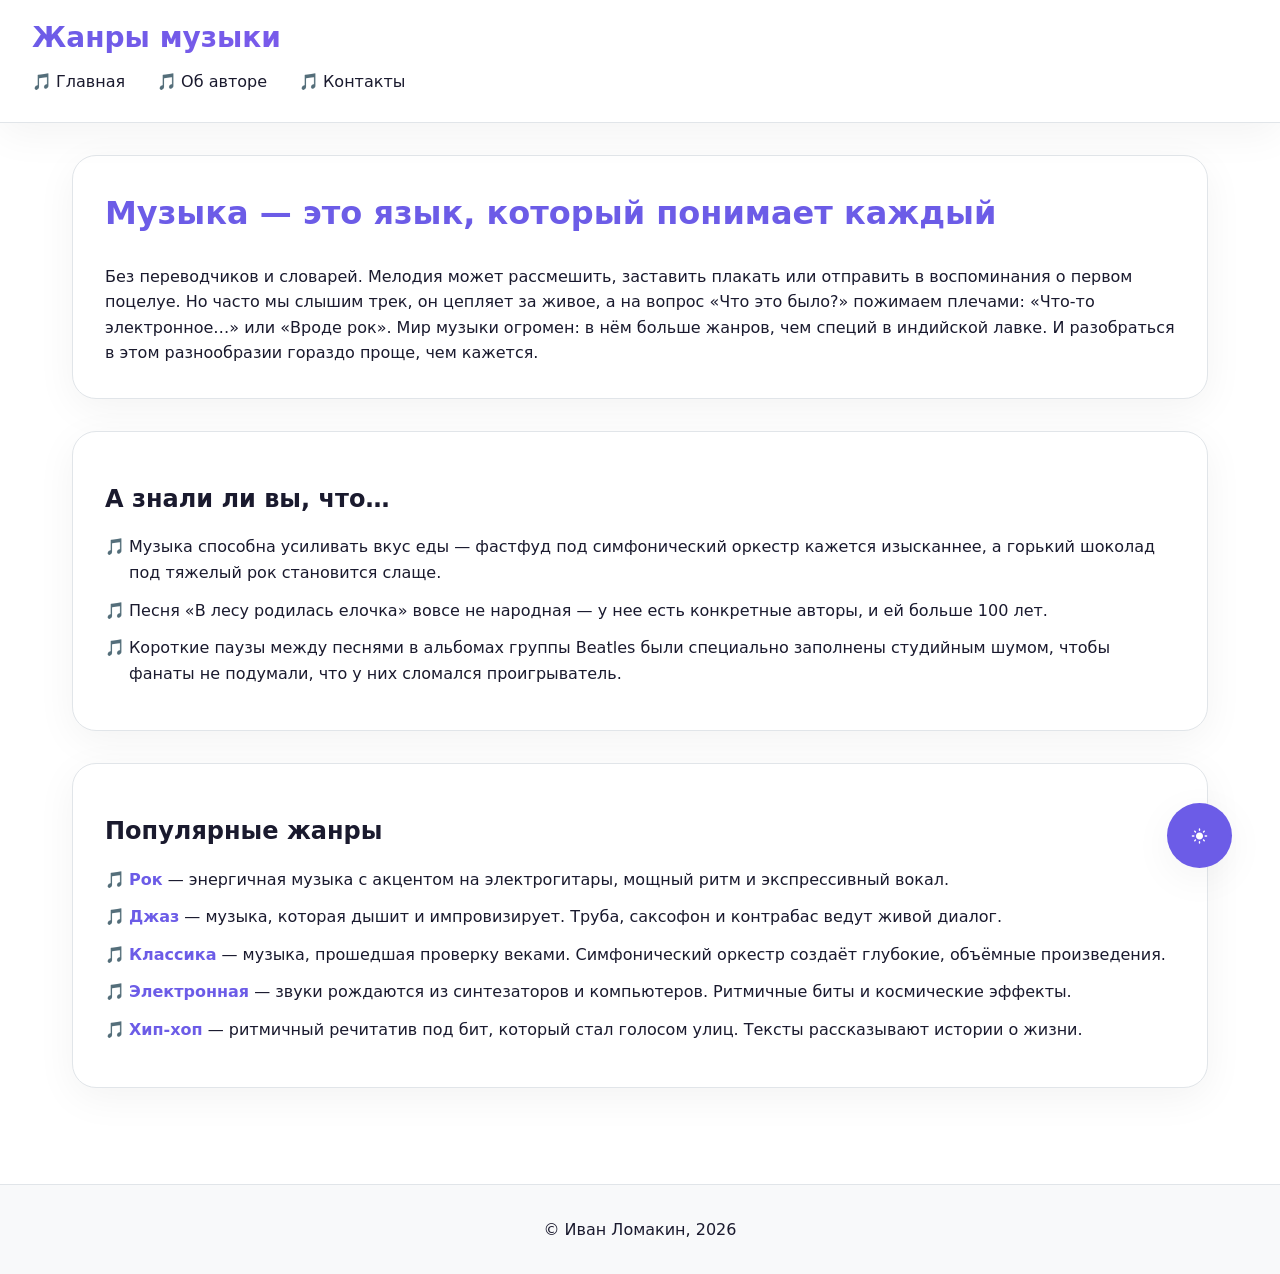
<file: index.html>
<!DOCTYPE html>
<html lang="ru">
<head>
    <meta charset="UTF-8">
    <meta name="viewport" content="width=device-width, initial-scale=1.0">
    <title>Жанры музыки</title>
    <link rel="stylesheet" href="style.css">
</head>
<body>

    <header>
        <h1>Жанры музыки</h1>
        <nav>
            <ul>
                <li><a href="index.html">Главная</a></li>
                <li><a href="about.html">Об авторе</a></li>
                <li><a href="contact.html">Контакты</a></li>
            </ul>
        </nav>
    </header>

    <main>
        <section>
            <h2>Музыка — это язык, который понимает каждый</h2>
            <p>Без переводчиков и словарей. Мелодия может рассмешить, заставить плакать или отправить в воспоминания о первом поцелуе. Но часто мы слышим трек, он цепляет за живое, а на вопрос «Что это было?» пожимаем плечами: «Что-то электронное…» или «Вроде рок». Мир музыки огромен: в нём больше жанров, чем специй в индийской лавке. И разобраться в этом разнообразии гораздо проще, чем кажется.</p>
            
        </section>

        <section>
            <h3>А знали ли вы, что…</h3>
            <ul>
                <li>Музыка способна усиливать вкус еды — фастфуд под симфонический оркестр кажется изысканнее, а горький шоколад под тяжелый рок становится слаще.</li>
                <li>Песня «В лесу родилась елочка» вовсе не народная — у нее есть конкретные авторы, и ей больше 100 лет.</li>
                <li>Короткие паузы между песнями в альбомах группы Beatles были специально заполнены студийным шумом, чтобы фанаты не подумали, что у них сломался проигрыватель.</li>
            </ul>
        </section>

        <section>
            <h3>Популярные жанры</h3>
            <ul>
                <li><a href="#"><strong>Рок</strong></a> — энергичная музыка с акцентом на электрогитары, мощный ритм и экспрессивный вокал.</li>
                <li><a href="#"><strong>Джаз</strong></a> — музыка, которая дышит и импровизирует. Труба, саксофон и контрабас ведут живой диалог.</li>
                <li><a href="#"><strong>Классика</strong></a> — музыка, прошедшая проверку веками. Симфонический оркестр создаёт глубокие, объёмные произведения.</li>
                <li><a href="#"><strong>Электронная</strong></a> — звуки рождаются из синтезаторов и компьютеров. Ритмичные биты и космические эффекты.</li>
                <li><a href="#"><strong>Хип-хоп</strong></a> — ритмичный речитатив под бит, который стал голосом улиц. Тексты рассказывают истории о жизни.</li>
            </ul>
        </section>
    </main>

    <footer>
        <p>&copy; Иван Ломакин, 2026</p>
    </footer>
    <script src="script.js"></script>
</body>
</html>
</file>
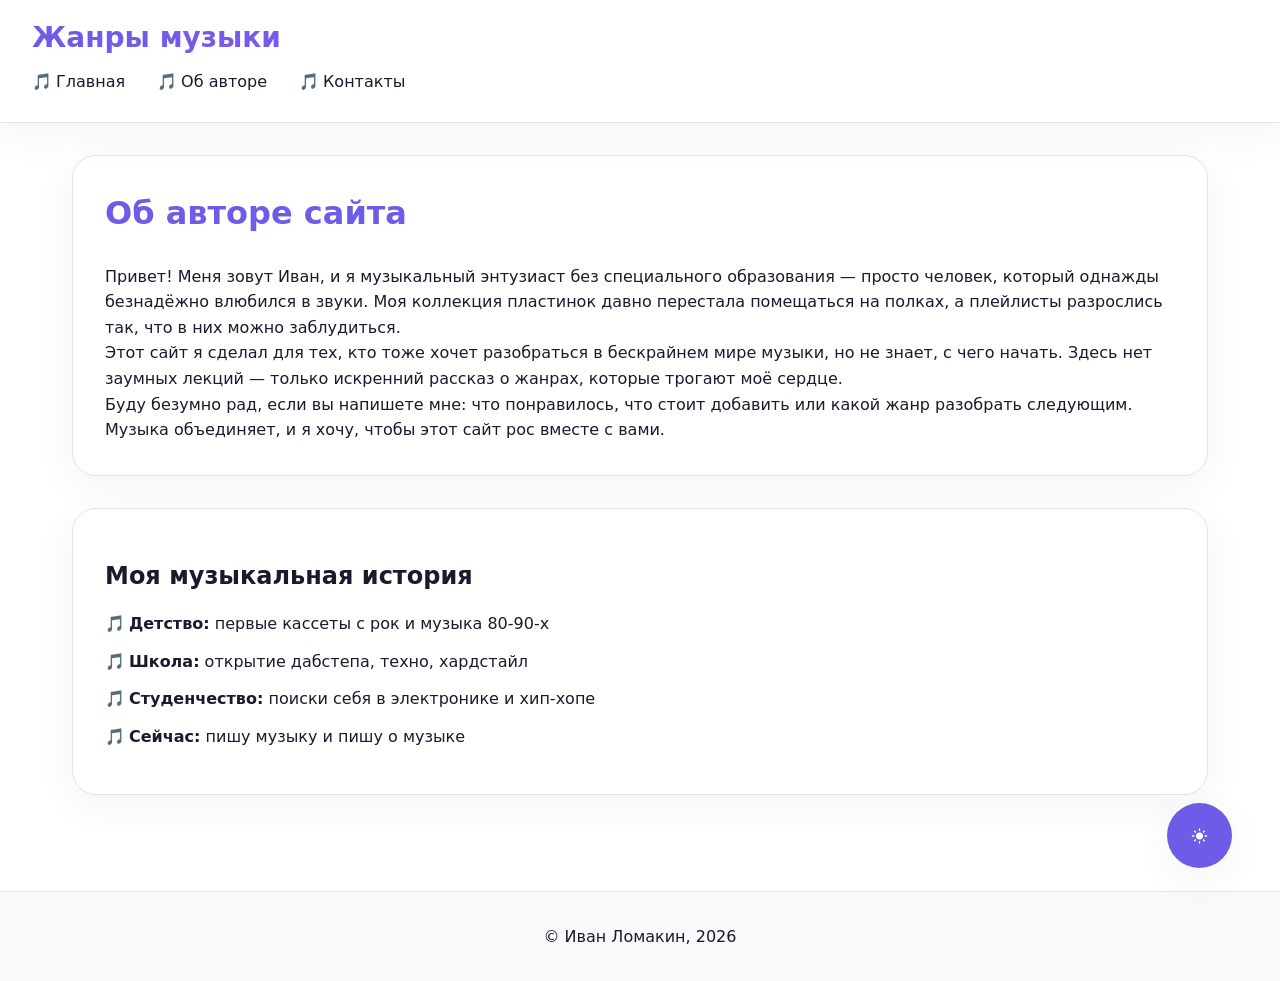
<file: about.html>
<!DOCTYPE html>
<html lang="ru">
<head>
    <meta charset="UTF-8">
    <meta name="viewport" content="width=device-width, initial-scale=1.0">
    <title>Об авторе | Жанры музыки</title>
    <link rel="stylesheet" href="style.css">
</head>
<body>

    <header>
        <h1>Жанры музыки</h1>
        <nav>
            <ul>
                <li><a href="index.html">Главная</a></li>
                <li><a href="about.html">Об авторе</a></li>
                <li><a href="contact.html">Контакты</a></li>
            </ul>
        </nav>
    </header>

    <main>
        <section>
            <h2>Об авторе сайта</h2>
            
            <p>Привет! Меня зовут Иван, и я музыкальный энтузиаст без специального образования — просто человек, который однажды безнадёжно влюбился в звуки. Моя коллекция пластинок давно перестала помещаться на полках, а плейлисты разрослись так, что в них можно заблудиться.</p>
            
            <p>Этот сайт я сделал для тех, кто тоже хочет разобраться в бескрайнем мире музыки, но не знает, с чего начать. Здесь нет заумных лекций — только искренний рассказ о жанрах, которые трогают моё сердце.</p>
            
            <p>Буду безумно рад, если вы напишете мне: что понравилось, что стоит добавить или какой жанр разобрать следующим. Музыка объединяет, и я хочу, чтобы этот сайт рос вместе с вами.</p>
        </section>

        <section>
            <h3>Моя музыкальная история</h3>
            <ul>
                <li><strong>Детство:</strong> первые кассеты с рок и музыка 80-90-х</li>
                <li><strong>Школа:</strong> открытие дабстепа, техно, хардстайл</li>
                <li><strong>Студенчество:</strong> поиски себя в электронике и хип-хопе</li>
                <li><strong>Сейчас:</strong> пишу музыку и пишу о музыке</li>
            </ul>
        </section>
    </main>

    <footer>
        <p>&copy; Иван Ломакин, 2026</p>
    </footer>
    <script src="script.js"></script>
</body>
</html>
</file>
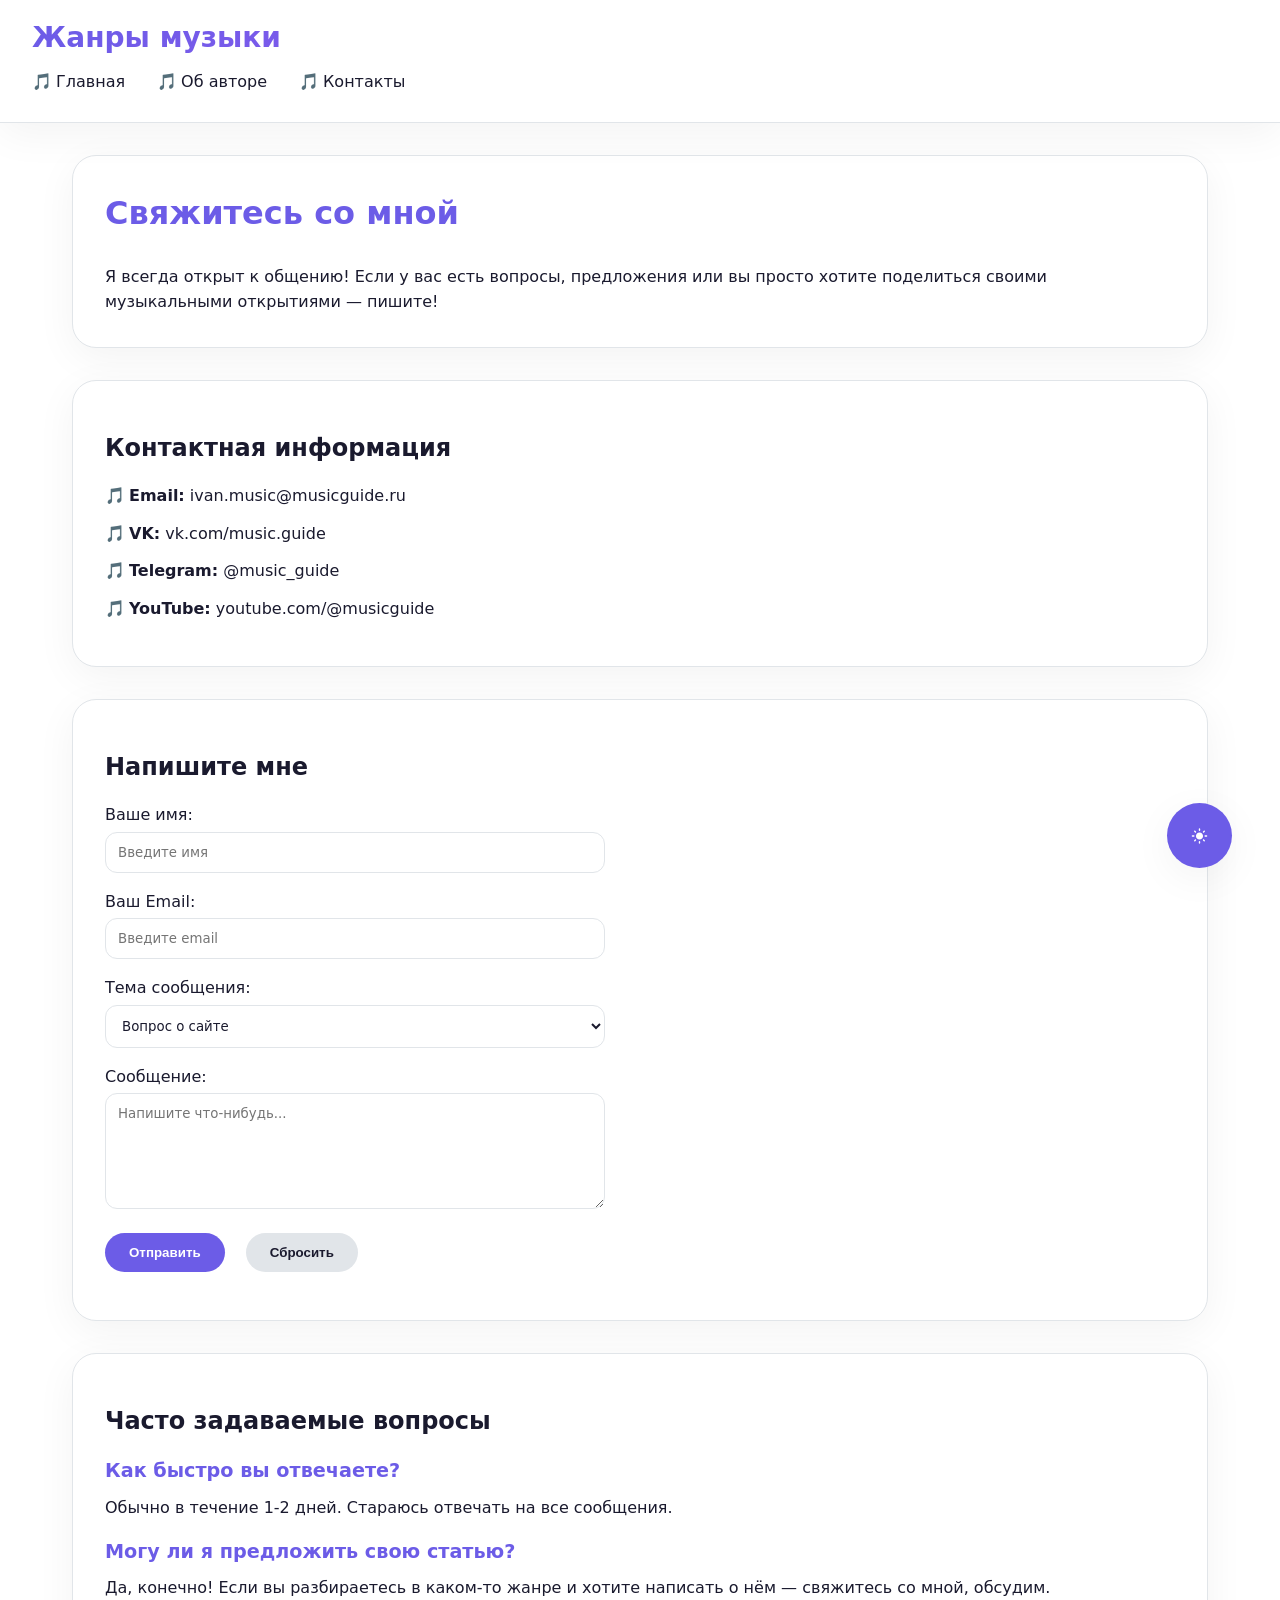
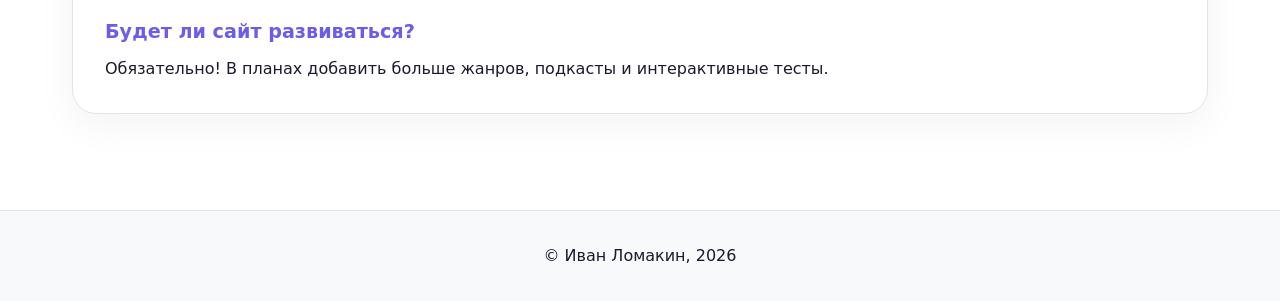
<file: contact.html>
<!DOCTYPE html>
<html lang="ru">
<head>
    <meta charset="UTF-8">
    <meta name="viewport" content="width=device-width, initial-scale=1.0">
    <title>Контакты | Жанры музыки</title>
    <link rel="stylesheet" href="style.css">
</head>
<body>

    <header>
        <h1>Жанры музыки</h1>
        <nav>
            <ul>
                <li><a href="index.html">Главная</a></li>
                <li><a href="about.html">Об авторе</a></li>
                <li><a href="contact.html">Контакты</a></li>
            </ul>
        </nav>
    </header>

    <main>
        <section>
            <h2>Свяжитесь со мной</h2>
            
            <p>Я всегда открыт к общению! Если у вас есть вопросы, предложения или вы просто хотите поделиться своими музыкальными открытиями — пишите!</p>
        </section>

        <section>
            <h3>Контактная информация</h3>
            <ul>
                <li><strong>Email:</strong> ivan.music@musicguide.ru</li>
                <li><strong>VK:</strong> vk.com/music.guide</li>
                <li><strong>Telegram:</strong> @music_guide</li>
                <li><strong>YouTube:</strong> youtube.com/@musicguide</li>
            </ul>
        </section>

        <section>
            <h3>Напишите мне</h3>
            
            <form action="#" method="post">
                <p>
                    <label for="name">Ваше имя:</label><br>
                    <input type="text" id="name" name="name" placeholder="Введите имя" required>
                </p>
                
                <p>
                    <label for="email">Ваш Email:</label><br>
                    <input type="email" id="email" name="email" placeholder="Введите email" required>
                </p>
                
                <p>
                    <label for="subject">Тема сообщения:</label><br>
                    <select id="subject" name="subject">
                        <option value="question">Вопрос о сайте</option>
                        <option value="suggestion">Предложение</option>
                        <option value="collab">Сотрудничество</option>
                        <option value="other">Другое</option>
                    </select>
                </p>
                
                <p>
                    <label for="message">Сообщение:</label><br>
                    <textarea id="message" name="message" rows="6" cols="50" placeholder="Напишите что-нибудь..." required></textarea>
                </p>
                
                <p>
                    <button type="submit">Отправить</button>
                    <button type="reset">Сбросить</button>
                </p>
            </form>
        </section>

        <section>
            <h3>Часто задаваемые вопросы</h3>
            
            <h4>Как быстро вы отвечаете?</h4>
            <p>Обычно в течение 1-2 дней. Стараюсь отвечать на все сообщения.</p>
            
            <h4>Могу ли я предложить свою статью?</h4>
            <p>Да, конечно! Если вы разбираетесь в каком-то жанре и хотите написать о нём — свяжитесь со мной, обсудим.</p>
            
            <h4>Будет ли сайт развиваться?</h4>
            <p>Обязательно! В планах добавить больше жанров, подкасты и интерактивные тесты.</p>
        </section>
    </main>

    <footer>
        <p>&copy; Иван Ломакин, 2026</p>
    </footer>
    <script src="script.js"></script>
</body>
</html>
</file>
<file: style.css>
:root {
    --bg-primary: #ffffff;
    --bg-secondary: #f8f9fa;
    --text-primary: #1a1a2e;
    --text-secondary: #4a4a6a;
    --accent: #6c5ce7;
    --accent-hover: #5b4bc4;
    --border: #e1e5e9;
    --card-bg: #ffffff;
    --header-bg: rgba(255, 255, 255, 0.95);
    --shadow: 0 10px 40px rgba(0, 0, 0, 0.05);
    --transition: all 0.3s ease;
}

[data-theme="dark"] {
    --bg-primary: #0f0f1a;
    --bg-secondary: #1a1a2e;
    --text-primary: #f0f0f0;
    --text-secondary: #b0b0c0;
    --accent: #8b7aff;
    --accent-hover: #a095ff;
    --border: #2a2a3e;
    --card-bg: #1a1a2e;
    --header-bg: rgba(20, 20, 35, 0.95);
    --shadow: 0 10px 40px rgba(0, 0, 0, 0.3);
}

* {
    margin: 0;
    padding: 0;
    box-sizing: border-box;
}

body {
    font-family: system-ui, -apple-system, 'Segoe UI', Roboto, 'Helvetica Neue', sans-serif;
    background-color: var(--bg-primary);
    color: var(--text-primary);
    line-height: 1.6;
    transition: var(--transition);
}

.theme-toggle {
    position: fixed;
    bottom: 2rem;
    right: 2rem;
    background: var(--accent);
    border: none;
    width: 65px;
    height: 65px;
    border-radius: 50%;
    cursor: pointer;
    display: flex;
    align-items: center;
    justify-content: center;
    box-shadow: var(--shadow);
    z-index: 1000;
    transition: var(--transition);
}

.theme-toggle:hover {
    transform: scale(1.1);
    background: var(--accent-hover);
}

.theme-toggle svg {
    width: 38px;
    height: 38px;
    fill: white;
}
.light-icon {
    display: flex !important;
}
.dark-icon {
    display: none !important;
}
[data-theme="dark"] .light-icon {
    display: none !important;
}
[data-theme="dark"] .dark-icon {
    display: flex !important;
}
header {
    background: var(--header-bg);
    backdrop-filter: blur(10px);
    padding: 1rem 2rem;
    position: sticky;
    top: 0;
    z-index: 100;
    border-bottom: 1px solid var(--border);
    box-shadow: var(--shadow);
}
header h1 {
    font-size: 1.75rem;
    background: linear-gradient(135deg, var(--accent), #a855f7);
    background-clip: text;
    -webkit-background-clip: text;
    color: transparent;
    margin-bottom: 0.5rem;
}
nav ul {
    display: flex;
    gap: 2rem;
    list-style: none;
    flex-wrap: wrap;
}
nav a {
    text-decoration: none;
    color: var(--text-primary);
    font-weight: 500;
    transition: var(--transition);
    position: relative;
}
nav a:hover {
    color: var(--accent);
}
nav a::after {
    content: '';
    position: absolute;
    bottom: -4px;
    left: 0;
    width: 0;
    height: 2px;
    background: var(--accent);
    transition: var(--transition);
}
nav a:hover::after {
    width: 100%;
}
main {
    max-width: 1200px;
    margin: 0 auto;
    padding: 2rem;
}
section {
    background: var(--card-bg);
    border-radius: 24px;
    padding: 2rem;
    margin-bottom: 2rem;
    box-shadow: var(--shadow);
    border: 1px solid var(--border);
    transition: var(--transition);
}
section:hover {
    transform: translateY(-2px);
}
h2 {
    font-size: 2rem;
    margin-bottom: 1.5rem;
    color: var(--accent);
}
h3 {
    font-size: 1.5rem;
    margin: 1rem 0 1rem 0;
    color: var(--text-primary);
}
h4 {
    font-size: 1.2rem;
    margin: 1rem 0 0.5rem 0;
    color: var(--accent);
}
img {
    max-width: 100%;
    height: auto;
    border-radius: 16px;
    margin: 1rem 0;
    display: block;
}
ul {
    list-style: none;
    padding-left: 0;
}
li {
    margin-bottom: 0.75rem;
    padding-left: 1.5rem;
    position: relative;
}
li::before {
    content: "🎵";
    position: absolute;
    left: 0;
    color: var(--accent);
}
section ul li a {
    color: var(--accent);
    text-decoration: none;
    font-weight: 600;
    transition: var(--transition);
}
section ul li a:hover {
    text-decoration: underline;
    color: var(--accent-hover);
}
form p {
    margin-bottom: 1rem;
}
label {
    font-weight: 500;
    display: inline-block;
    margin-bottom: 0.25rem;
}
input, select, textarea {
    width: 100%;
    max-width: 500px;
    padding: 0.75rem;
    border: 1px solid var(--border);
    border-radius: 12px;
    background: var(--bg-primary);
    color: var(--text-primary);
    font-family: inherit;
    transition: var(--transition);
}
input:focus, select:focus, textarea:focus {
    outline: none;
    border-color: var(--accent);
    box-shadow: 0 0 0 3px rgba(108, 92, 231, 0.2);
}
button {
    background: var(--accent);
    color: white;
    border: none;
    padding: 0.75rem 1.5rem;
    border-radius: 40px;
    font-weight: 600;
    cursor: pointer;
    transition: var(--transition);
    margin-right: 1rem;
}
button:hover {
    background: var(--accent-hover);
    transform: translateY(-2px);
}
button[type="reset"] {
    background: var(--border);
    color: var(--text-primary);
}
button[type="reset"]:hover {
    background: #dc2626;
    color: white;
}
footer {
    text-align: center;
    padding: 2rem;
    border-top: 1px solid var(--border);
    background: var(--bg-secondary);
    margin-top: 2rem;
}
@media (max-width: 768px) {
    header { padding: 1rem; }
    nav ul { gap: 1rem; }
    main { padding: 1rem; }
    section { padding: 1.25rem; margin-bottom: 1.25rem; }
    h2 { font-size: 1.5rem; }
    h3 { font-size: 1.25rem; }
    .theme-toggle { 
        bottom: 1rem; 
        right: 1rem; 
        width: 55px; 
        height: 55px; 
    }
    .theme-toggle svg { 
        width: 32px; 
        height: 32px; 
    }
    input, select, textarea { max-width: 100%; }
}
@media (max-width: 480px) {
    nav ul { flex-direction: column; gap: 0.5rem; }
    button { margin-bottom: 0.5rem; }
    .theme-toggle { 
        width: 50px; 
        height: 50px; 
    }
    .theme-toggle svg { 
        width: 28px; 
        height: 28px; 
    }
}
</file>
